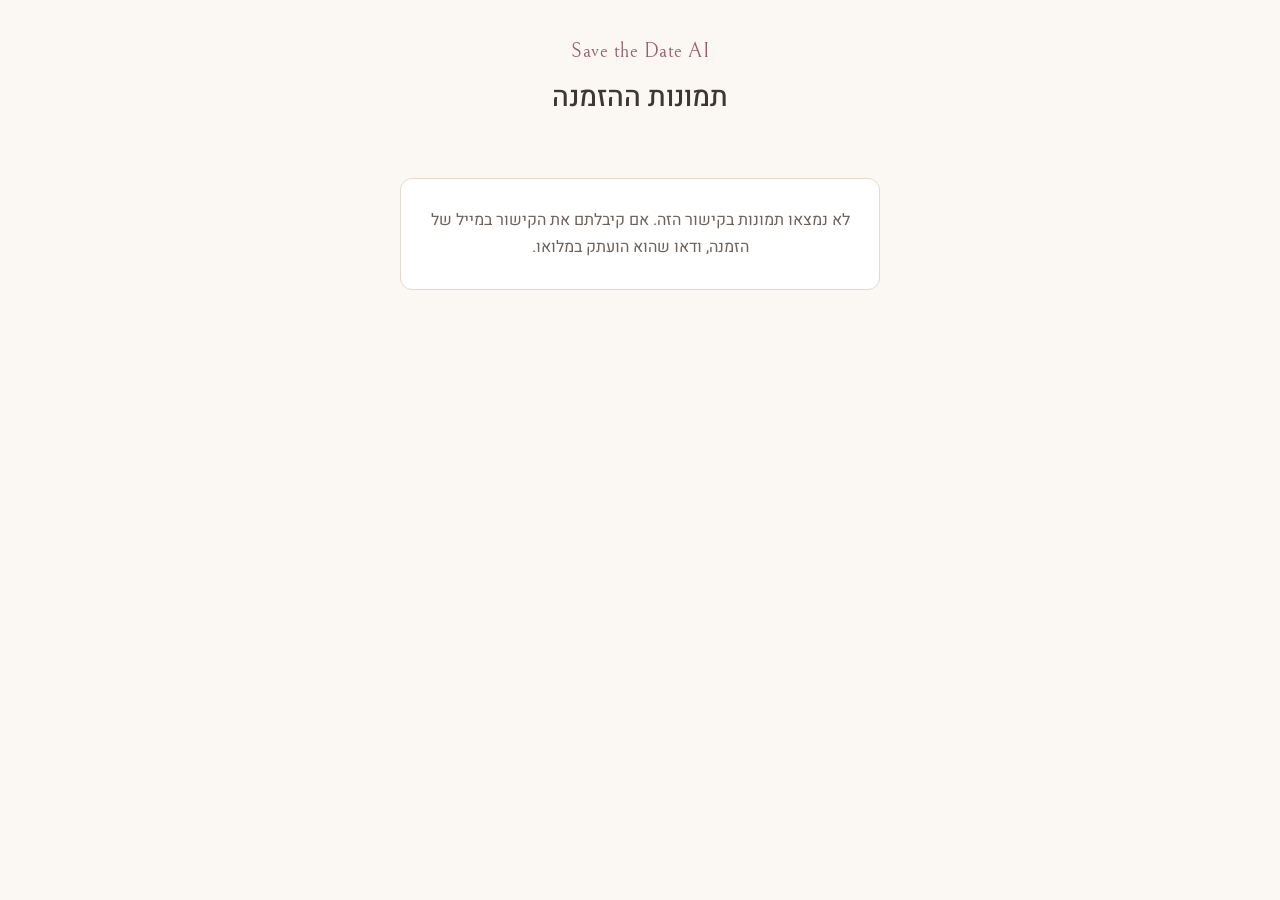
<file: photos.html>
<!DOCTYPE html>
<html lang="he" dir="rtl" style="color-scheme: only light;">
<head>
    <meta charset="UTF-8">
    <meta name="viewport" content="width=device-width, initial-scale=1.0">
    <meta name="robots" content="noindex">
    <meta name="color-scheme" content="only light">
    <!-- Microsoft Clarity -->
    <script type="text/javascript">
        (function(c,l,a,r,i,t,y){
            c[a]=c[a]||function(){(c[a].q=c[a].q||[]).push(arguments)};
            t=l.createElement(r);t.async=1;t.src="https://www.clarity.ms/tag/"+i;
            y=l.getElementsByTagName(r)[0];y.parentNode.insertBefore(t,y);
        })(window, document, "clarity", "script", "xqjvpewe1p");
    </script>
    <title>תמונות ההזמנה | Save the Date AI</title>
    <link rel="preconnect" href="https://fonts.googleapis.com">
    <link rel="preconnect" href="https://fonts.gstatic.com" crossorigin>
    <link href="https://fonts.googleapis.com/css2?family=Bellefair&family=Heebo:wght@300;400;500;700&display=swap" rel="stylesheet">
    <style>
        * { margin: 0; padding: 0; box-sizing: border-box; }
        body {
            font-family: 'Heebo', sans-serif;
            background: #fbf8f3;
            color: #3d3733;
            min-height: 100vh;
            padding: 40px 20px 60px;
        }
        .page-head {
            text-align: center;
            margin-bottom: 32px;
        }
        .brand {
            font-family: 'Bellefair', serif;
            font-size: 20px;
            color: #9b5e6a;
            letter-spacing: 0.5px;
            margin-bottom: 14px;
        }
        h1 {
            font-size: 28px;
            font-weight: 500;
            margin-bottom: 6px;
        }
        .photo-counter {
            font-size: 15px;
            color: #8a7f76;
        }
        .gallery {
            display: grid;
            grid-template-columns: repeat(auto-fill, minmax(160px, 1fr));
            gap: 14px;
            max-width: 960px;
            margin: 0 auto;
        }
        .gallery a {
            display: block;
            border-radius: 10px;
            overflow: hidden;
            background: #f1e8e0;
            border: 1px solid #e5d9cd;
            aspect-ratio: 3 / 4;
            transition: transform 0.15s ease, box-shadow 0.15s ease;
        }
        .gallery a:hover {
            transform: translateY(-2px);
            box-shadow: 0 6px 18px rgba(0, 0, 0, 0.10);
        }
        .gallery img {
            width: 100%;
            height: 100%;
            object-fit: cover;
            display: block;
        }
        .empty-msg {
            text-align: center;
            max-width: 480px;
            margin: 60px auto 0;
            font-size: 16px;
            line-height: 1.7;
            color: #6d6259;
            background: #fff;
            border: 1px solid #e5d9cd;
            border-radius: 12px;
            padding: 28px 24px;
        }
        .hint {
            text-align: center;
            font-size: 13px;
            color: #a99c91;
            margin-top: 26px;
        }
    </style>
</head>
<body>
    <div class="page-head">
        <div class="brand">Save the Date AI</div>
        <h1>תמונות ההזמנה</h1>
        <p class="photo-counter" id="photoCounter"></p>
    </div>
    <div class="gallery" id="gallery"></div>
    <p class="hint" id="hint" hidden>לחיצה על תמונה פותחת אותה בגודל מלא</p>

    <script>
    (function () {
        var CLOUD_BASE = 'https://res.cloudinary.com/lztw1wvc/image/upload/';
        // f_auto,q_auto is mandatory: it converts HEIC or any other format
        // to something the browser can actually display.
        var TRANSFORM = 'f_auto,q_auto/';

        var gallery = document.getElementById('gallery');
        var counter = document.getElementById('photoCounter');
        var hint    = document.getElementById('hint');

        function showEmpty(text) {
            var div = document.createElement('div');
            div.className = 'empty-msg';
            div.textContent = text;
            gallery.replaceWith(div);
        }

        // public_id may contain "/" (folders). Encode each segment,
        // keep the slashes as path separators.
        function encodePublicId(id) {
            return id.split('/').map(encodeURIComponent).join('/');
        }

        var params = new URLSearchParams(window.location.search);
        var raw = params.get('ids');
        if (!raw || !raw.trim()) {
            showEmpty('לא נמצאו תמונות בקישור הזה. אם קיבלתם את הקישור במייל של הזמנה, ודאו שהוא הועתק במלואו.');
            return;
        }

        var ids = raw.split(',')
            .map(function (s) { try { return decodeURIComponent(s.trim()); } catch (e) { return s.trim(); } })
            .filter(Boolean);

        if (ids.length === 0) {
            showEmpty('לא נמצאו תמונות בקישור הזה. אם קיבלתם את הקישור במייל של הזמנה, ודאו שהוא הועתק במלואו.');
            return;
        }

        counter.textContent = ids.length === 1 ? 'תמונה אחת' : ids.length + ' תמונות';
        hint.hidden = false;

        ids.forEach(function (id, i) {
            var encoded = encodePublicId(id);
            var fullUrl  = CLOUD_BASE + TRANSFORM + encoded;
            var thumbUrl = CLOUD_BASE + 'f_auto,q_auto,w_500,c_limit/' + encoded;

            var link = document.createElement('a');
            link.href = fullUrl;
            link.target = '_blank';
            link.rel = 'noopener';

            var img = document.createElement('img');
            img.src = thumbUrl;
            img.alt = 'תמונה ' + (i + 1);
            img.loading = 'lazy';
            img.onerror = function () {
                img.alt = 'התמונה לא נטענה';
                img.style.objectFit = 'contain';
            };

            link.appendChild(img);
            gallery.appendChild(link);
        });
    })();
    </script>
</body>
</html>
</file>
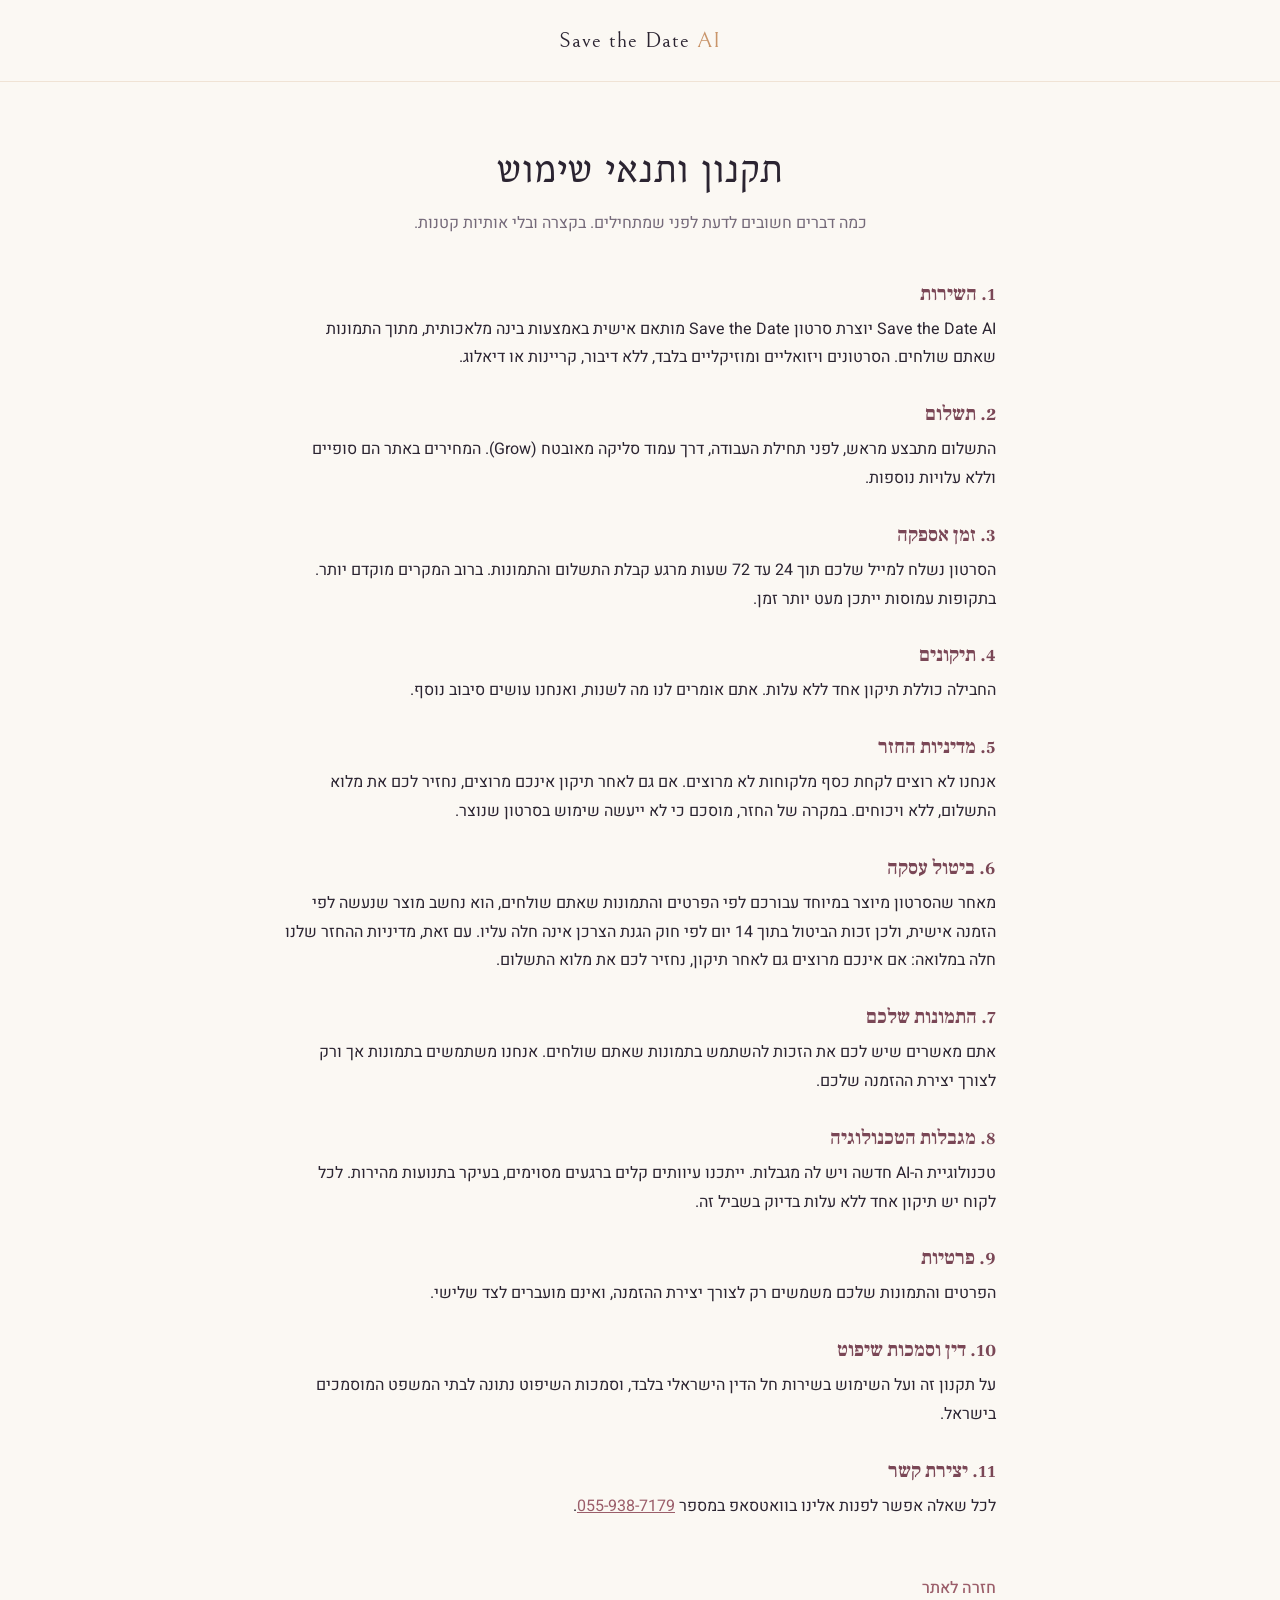
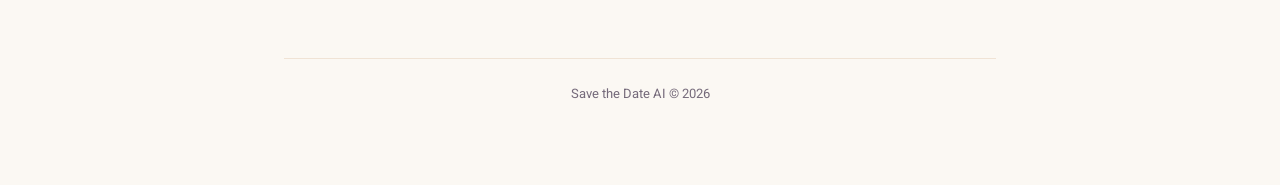
<file: terms.html>
<!DOCTYPE html>
<html lang="he" dir="rtl" style="color-scheme: only light; background: #fbf8f3;">
<head>
    <meta charset="UTF-8">
    <meta name="viewport" content="width=device-width, initial-scale=1.0">
    <meta name="color-scheme" content="only light">
    <style>:root{color-scheme:only light!important}html,body{background:#fbf8f3!important;color:#2b2431!important}</style>
    <!-- Microsoft Clarity -->
    <script type="text/javascript">
        (function(c,l,a,r,i,t,y){
            c[a]=c[a]||function(){(c[a].q=c[a].q||[]).push(arguments)};
            t=l.createElement(r);t.async=1;t.src="https://www.clarity.ms/tag/"+i;
            y=l.getElementsByTagName(r)[0];y.parentNode.insertBefore(t,y);
        })(window, document, "clarity", "script", "xqjvpewe1p");
    </script>
    <title>תקנון ותנאי שימוש | Save the Date AI</title>
    <meta name="description" content="תקנון ותנאי שימוש של Save the Date AI: השירות, תשלום, זמן אספקה, תיקונים, מדיניות החזר ופרטיות.">
    <link rel="icon" href="data:image/svg+xml,%3Csvg xmlns='http://www.w3.org/2000/svg' viewBox='0 0 18 18'%3E%3Cpath d='M9 1l2.2 5.8L17 9l-5.8 2.2L9 17l-2.2-5.8L1 9l5.8-2.2L9 1z' fill='%23c9956a'/%3E%3C/svg%3E">
    <link rel="preconnect" href="https://fonts.googleapis.com">
    <link rel="preconnect" href="https://fonts.gstatic.com" crossorigin>
    <link href="https://fonts.googleapis.com/css2?family=Bellefair&family=Frank+Ruhl+Libre:wght@400;500;700;900&family=Great+Vibes&family=Heebo:wght@300;400;500;700&display=swap" rel="stylesheet">
    <link rel="stylesheet" href="style.css?v=20260802a">
    <style>
        .terms-header {
            border-bottom: 1px solid var(--hairline-soft);
            padding: 22px 0;
            text-align: center;
        }
        .terms-header a.terms-logo {
            font-family: var(--font-display);
            font-size: 22px;
            letter-spacing: 1px;
            color: var(--ink);
            text-decoration: none;
        }
        .terms-header a.terms-logo span { color: var(--gold); }

        .terms-main {
            max-width: 760px;
            margin: 0 auto;
            padding: 56px 24px 80px;
        }
        .terms-main h1 {
            font-family: var(--font-display);
            font-weight: 400;
            font-size: clamp(32px, 5vw, 48px);
            color: var(--ink);
            text-align: center;
            margin-bottom: 12px;
        }
        .terms-intro {
            text-align: center;
            color: var(--ink-soft);
            margin-bottom: 44px;
        }
        .terms-section { margin-bottom: 30px; }
        .terms-section h2 {
            font-family: var(--font-serif);
            font-weight: 700;
            font-size: 20px;
            color: var(--rose-deep);
            margin-bottom: 8px;
        }
        .terms-section p {
            color: var(--ink);
            font-size: 16px;
            line-height: 1.8;
        }
        .terms-section a { color: var(--rose); }
        .terms-back {
            display: inline-block;
            margin-top: 24px;
            color: var(--rose);
            font-weight: 500;
            text-decoration: none;
        }
        .terms-back:hover { color: var(--rose-deep); text-decoration: underline; }
        .terms-foot {
            text-align: center;
            color: var(--ink-soft);
            font-size: 13px;
            margin-top: 56px;
            padding-top: 24px;
            border-top: 1px solid var(--hairline-soft);
        }
    </style>
</head>
<body>

    <header class="terms-header">
        <a href="index.html" class="terms-logo">Save the Date <span>AI</span></a>
    </header>

    <main class="terms-main">
        <h1>תקנון ותנאי שימוש</h1>
        <p class="terms-intro">כמה דברים חשובים לדעת לפני שמתחילים. בקצרה ובלי אותיות קטנות.</p>

        <section class="terms-section">
            <h2>1. השירות</h2>
            <p>Save the Date AI יוצרת סרטון Save the Date מותאם אישית באמצעות בינה מלאכותית, מתוך התמונות שאתם שולחים. הסרטונים ויזואליים ומוזיקליים בלבד, ללא דיבור, קריינות או דיאלוג.</p>
        </section>

        <section class="terms-section">
            <h2>2. תשלום</h2>
            <p>התשלום מתבצע מראש, לפני תחילת העבודה, דרך עמוד סליקה מאובטח (Grow). המחירים באתר הם סופיים וללא עלויות נוספות.</p>
        </section>

        <section class="terms-section">
            <h2>3. זמן אספקה</h2>
            <p>הסרטון נשלח למייל שלכם תוך 24 עד 72 שעות מרגע קבלת התשלום והתמונות. ברוב המקרים מוקדם יותר. בתקופות עמוסות ייתכן מעט יותר זמן.</p>
        </section>

        <section class="terms-section">
            <h2>4. תיקונים</h2>
            <p>החבילה כוללת תיקון אחד ללא עלות. אתם אומרים לנו מה לשנות, ואנחנו עושים סיבוב נוסף.</p>
        </section>

        <section class="terms-section">
            <h2>5. מדיניות החזר</h2>
            <p>אנחנו לא רוצים לקחת כסף מלקוחות לא מרוצים. אם גם לאחר תיקון אינכם מרוצים, נחזיר לכם את מלוא התשלום, ללא ויכוחים. במקרה של החזר, מוסכם כי לא ייעשה שימוש בסרטון שנוצר.</p>
        </section>

        <section class="terms-section">
            <h2>6. ביטול עסקה</h2>
            <p>מאחר שהסרטון מיוצר במיוחד עבורכם לפי הפרטים והתמונות שאתם שולחים, הוא נחשב מוצר שנעשה לפי הזמנה אישית, ולכן זכות הביטול בתוך 14 יום לפי חוק הגנת הצרכן אינה חלה עליו. עם זאת, מדיניות ההחזר שלנו חלה במלואה: אם אינכם מרוצים גם לאחר תיקון, נחזיר לכם את מלוא התשלום.</p>
        </section>

        <section class="terms-section">
            <h2>7. התמונות שלכם</h2>
            <p>אתם מאשרים שיש לכם את הזכות להשתמש בתמונות שאתם שולחים. אנחנו משתמשים בתמונות אך ורק לצורך יצירת ההזמנה שלכם.</p>
        </section>

        <section class="terms-section">
            <h2>8. מגבלות הטכנולוגיה</h2>
            <p>טכנולוגיית ה-AI חדשה ויש לה מגבלות. ייתכנו עיוותים קלים ברגעים מסוימים, בעיקר בתנועות מהירות. לכל לקוח יש תיקון אחד ללא עלות בדיוק בשביל זה.</p>
        </section>

        <section class="terms-section">
            <h2>9. פרטיות</h2>
            <p>הפרטים והתמונות שלכם משמשים רק לצורך יצירת ההזמנה, ואינם מועברים לצד שלישי.</p>
        </section>

        <section class="terms-section">
            <h2>10. דין וסמכות שיפוט</h2>
            <p>על תקנון זה ועל השימוש בשירות חל הדין הישראלי בלבד, וסמכות השיפוט נתונה לבתי המשפט המוסמכים בישראל.</p>
        </section>

        <section class="terms-section">
            <h2>11. יצירת קשר</h2>
            <p>לכל שאלה אפשר לפנות אלינו בוואטסאפ במספר <a href="https://wa.me/972559387179" target="_blank" rel="noopener">055-938-7179</a>.</p>
        </section>

        <a href="index.html" class="terms-back">חזרה לאתר</a>

        <p class="terms-foot">Save the Date AI &copy; 2026</p>
    </main>

</body>
</html>
</file>
<file: style.css>
/* =====================================================
   SAVE THE DATE AI — "The Invitation Suite"
   Luxury wedding invitation aesthetic:
   ivory paper, Bellefair Hebrew display, gold script,
   hairline rules, arch (chuppah) photo masks.
===================================================== */

*, *::before, *::after {
    box-sizing: border-box;
    margin: 0;
    padding: 0;
}

:root {
    color-scheme: only light;

    /* Paper & ink */
    --ivory:      #fbf8f3;
    --paper:      #ffffff;
    --blush:      #f7eef0;
    --blush-deep: #f1e2e5;
    --ink:        #2b2431;
    --ink-soft:   #756a7a;

    /* Accents */
    --rose:       #9b5e6a;
    --rose-deep:  #7a4756;
    --gold:       #c9956a;
    --gold-deep:  #b07f54;

    /* Hairlines */
    --hairline:      rgba(201, 149, 106, 0.38);
    --hairline-soft: rgba(201, 149, 106, 0.22);

    /* Semantic (photo guide) */
    --good: #5c8b5e;
    --bad:  #b5544d;

    /* Type */
    --font-display: 'Bellefair', 'Frank Ruhl Libre', serif;
    --font-serif:   'Frank Ruhl Libre', serif;
    --font-script:  'Great Vibes', cursive;
    --font-sans:    'Heebo', sans-serif;

    --radius:    20px;
    --radius-sm: 12px;
    --radius-xs: 8px;

    --shadow-sm:   0 2px 14px rgba(43, 36, 49, 0.06);
    --shadow:      0 10px 40px rgba(43, 36, 49, 0.09);
    --shadow-lg:   0 24px 70px rgba(43, 36, 49, 0.14);
    --shadow-rose: 0 10px 32px rgba(155, 94, 106, 0.30);

    --pad: 130px;
    --max-w: 1140px;

    --transition: 0.3s cubic-bezier(0.25, 0.46, 0.45, 0.94);
}

html { scroll-behavior: smooth; }

body {
    font-family: var(--font-sans);
    background: var(--ivory);
    color: var(--ink);
    direction: rtl;
    line-height: 1.7;
    font-size: 16px;
    overflow-x: hidden;
}

h1, h2, h3, h4 { font-family: var(--font-serif); line-height: 1.25; }

img, video { max-width: 100%; }

.container {
    max-width: var(--max-w);
    margin: 0 auto;
    padding: 0 32px;
}

/* =====================================================
   SHARED: eyebrow, section header, ornament divider, buttons
===================================================== */
.eyebrow {
    display: inline-block;
    font-family: var(--font-sans);
    font-size: 12px;
    font-weight: 600;
    letter-spacing: 4px;
    color: var(--gold-deep);
    margin-bottom: 18px;
}

.section-header { text-align: center; margin-bottom: 72px; }

.section-title {
    font-family: var(--font-display);
    font-weight: 400;
    font-size: clamp(40px, 5.5vw, 64px);
    line-height: 1.12;
    color: var(--ink);
}

.section-subtitle {
    font-size: 17px;
    color: var(--ink-soft);
    max-width: 480px;
    margin: 16px auto 0;
}

.ornament-divider {
    display: flex;
    align-items: center;
    justify-content: center;
    gap: 14px;
    margin-top: 26px;
}

.orn-line {
    display: block;
    width: 64px;
    height: 1px;
    background: var(--hairline);
}

.btn-primary {
    display: inline-flex;
    align-items: center;
    justify-content: center;
    gap: 10px;
    background: var(--rose);
    color: #fff;
    text-decoration: none;
    border: none;
    padding: 17px 48px;
    border-radius: 100px;
    font-family: var(--font-sans);
    font-size: 17px;
    font-weight: 600;
    cursor: pointer;
    box-shadow: var(--shadow-rose);
    transition: background var(--transition), transform var(--transition), box-shadow var(--transition);
}

.btn-primary:hover {
    background: var(--rose-deep);
    transform: translateY(-2px);
    box-shadow: 0 16px 44px rgba(155, 94, 106, 0.42);
}

.btn-ghost {
    display: inline-flex;
    align-items: center;
    justify-content: center;
    gap: 8px;
    background: transparent;
    color: var(--ink);
    text-decoration: none;
    padding: 16px 40px;
    border-radius: 100px;
    border: 1px solid var(--hairline);
    font-size: 16px;
    font-weight: 500;
    transition: color var(--transition), border-color var(--transition), transform var(--transition), background var(--transition);
}

.btn-ghost:hover {
    color: var(--rose);
    border-color: var(--rose);
    background: rgba(155, 94, 106, 0.05);
    transform: translateY(-2px);
}

/* =====================================================
   NAVBAR
===================================================== */
.navbar {
    position: fixed;
    inset: 0 0 auto 0;
    z-index: 100;
    padding: 24px 0;
    transition: background var(--transition), padding var(--transition), box-shadow var(--transition), border-color var(--transition);
    border-bottom: 1px solid transparent;
}

.navbar.scrolled {
    background: rgba(251, 248, 243, 0.92);
    backdrop-filter: blur(16px);
    -webkit-backdrop-filter: blur(16px);
    border-bottom-color: var(--hairline-soft);
    box-shadow: 0 1px 24px rgba(43, 36, 49, 0.05);
    padding: 14px 0;
}

.nav-container {
    max-width: var(--max-w);
    margin: 0 auto;
    padding: 0 28px;
    display: flex;
    align-items: center;
    justify-content: space-between;
}

.logo-text {
    font-family: var(--font-display);
    font-size: 23px;
    color: var(--ink);
    letter-spacing: 0.5px;
}

.logo-ai { color: var(--gold-deep); }

.nav-actions { display: flex; align-items: center; gap: 12px; }

.nav-contact-btn {
    background: transparent;
    border: 1px solid var(--hairline);
    color: var(--ink);
    padding: 9px 22px;
    border-radius: 100px;
    font-family: var(--font-sans);
    font-size: 14px;
    font-weight: 500;
    cursor: pointer;
    transition: all var(--transition);
}

.nav-contact-btn:hover {
    border-color: var(--rose);
    color: var(--rose);
    background: rgba(155, 94, 106, 0.06);
}

.nav-cta {
    background: var(--rose);
    color: #fff;
    text-decoration: none;
    padding: 11px 26px;
    border-radius: 100px;
    font-size: 15px;
    font-weight: 600;
    box-shadow: var(--shadow-rose);
    transition: background var(--transition), transform var(--transition), box-shadow var(--transition);
}

.nav-cta:hover {
    background: var(--rose-deep);
    transform: translateY(-1px);
}

/* WhatsApp — quiet trust icon (navbar + footer), no green, no animation */
.whatsapp-link {
    display: inline-flex;
    align-items: center;
    justify-content: center;
    padding: 4px;
    color: var(--ink-soft);
    border-radius: 50%;
    transition: color var(--transition);
}

.whatsapp-link svg { display: block; }

.whatsapp-link:hover { color: var(--rose); }

.whatsapp-link:focus-visible {
    outline: 2px solid var(--rose);
    outline-offset: 2px;
}

.footer-whatsapp { color: rgba(255, 255, 255, 0.55); }

.footer-whatsapp:hover { color: var(--gold); }

.footer-whatsapp:focus-visible { outline-color: var(--gold); }

.footer-whatsapp-row { margin-top: 20px; display: flex; justify-content: center; }

/* =====================================================
   HERO — editorial split, arch photo, giant script
===================================================== */
.hero {
    position: relative;
    min-height: 100vh;
    display: flex;
    align-items: center;
    padding: 140px 0 90px;
    background:
        radial-gradient(ellipse 60% 55% at 12% 20%, rgba(247, 238, 240, 0.9) 0%, rgba(247, 238, 240, 0) 70%),
        radial-gradient(ellipse 45% 45% at 88% 85%, rgba(237, 223, 200, 0.5) 0%, rgba(237, 223, 200, 0) 70%),
        var(--ivory);
    overflow: hidden;
}

.hero-ornament {
    position: absolute;
    left: -4vw;
    top: 4vh;
    font-family: var(--font-display);
    font-size: clamp(300px, 42vw, 640px);
    line-height: 1;
    color: rgba(201, 149, 106, 0.09);
    pointer-events: none;
    user-select: none;
    z-index: 0;
    will-change: transform;
}

.hero-inner {
    position: relative;
    z-index: 2;
    max-width: var(--max-w);
    margin: 0 auto;
    padding: 0 32px;
    display: grid;
    grid-template-columns: 1.08fr 0.92fr;
    align-items: center;
    gap: 56px;
    width: 100%;
}

.hero-copy { text-align: right; }

.hero-eyebrow { letter-spacing: 5px; }

.hero-title { margin-bottom: 26px; }

.hero-line {
    display: block;
    font-family: var(--font-display);
    font-weight: 400;
    font-size: clamp(40px, 5.4vw, 74px);
    line-height: 1.12;
    color: var(--ink);
}

.hero-line .w { display: inline-block; }

.hero-script {
    display: block;
    font-family: var(--font-script);
    font-weight: 400;
    font-size: clamp(54px, 6.6vw, 96px);
    line-height: 1.1;
    color: var(--gold);
    margin-top: 4px;
    padding-left: 0.15em; /* keep the final flourish inside the box */
    text-align: right;
    white-space: nowrap;
}

.hero-subtitle {
    font-size: 18px;
    font-weight: 300;
    color: var(--ink-soft);
    max-width: 460px;
    margin-bottom: 38px;
    line-height: 1.8;
}

.hero-ctas {
    display: flex;
    align-items: center;
    gap: 16px;
    flex-wrap: wrap;
    margin-bottom: 36px;
}

.hero-proof {
    list-style: none;
    display: flex;
    align-items: center;
    flex-wrap: wrap;
    gap: 10px 0;
    font-size: 13.5px;
    color: var(--ink-soft);
}

.hero-proof li { display: flex; align-items: center; }

.hero-proof li + li::before {
    content: '';
    display: inline-block;
    width: 5px;
    height: 5px;
    background: var(--gold);
    transform: rotate(45deg);
    margin: 0 16px;
    flex-shrink: 0;
}

/* Arch photo — the signature */
.hero-visual {
    position: relative;
    justify-self: start;
}

.arch-frame {
    position: relative;
    width: min(400px, 100%);
    aspect-ratio: 4 / 5.3;
    border-radius: 999px 999px 20px 20px;
    overflow: hidden;
    box-shadow: var(--shadow-lg);
    background: var(--blush-deep);
}

.arch-frame img {
    width: 100%;
    height: 100%;
    object-fit: cover;
    display: block;
    transform: scale(1.12);
    will-change: transform;
}

/* offset hairline echo of the arch */
.hero-visual::before {
    content: '';
    position: absolute;
    inset: -16px 18px 16px -18px;
    border: 1px solid var(--hairline);
    border-radius: 999px 999px 20px 20px;
    pointer-events: none;
    z-index: -1;
}

.hero-scroll {
    position: absolute;
    bottom: 30px;
    left: 50%;
    transform: translateX(-50%);
    z-index: 2;
    display: flex;
    flex-direction: column;
    align-items: center;
    gap: 6px;
    color: var(--ink-soft);
    font-size: 11px;
    letter-spacing: 3px;
    animation: scrollBounce 2.6s ease-in-out infinite;
}

@keyframes scrollBounce {
    0%, 100% { transform: translateX(-50%) translateY(0); }
    50%      { transform: translateX(-50%) translateY(8px); }
}

/* =====================================================
   HOW IT WORKS — hairline timeline
===================================================== */
.how-it-works {
    padding: var(--pad) 0;
    background: var(--paper);
    border-top: 1px solid var(--hairline-soft);
    border-bottom: 1px solid var(--hairline-soft);
}

.journey {
    position: relative;
    max-width: 1020px;
    margin: 0 auto;
}

.journey-line {
    position: absolute;
    top: 7px;
    right: 0;
    left: 0;
    height: 1px;
    background: var(--hairline);
    transform-origin: 100% 50%;
}

.journey-steps {
    list-style: none;
    display: grid;
    grid-template-columns: repeat(4, 1fr);
    gap: 40px;
}

.journey-step {
    position: relative;
    padding-top: 40px;
    text-align: right;
}

.journey-dot {
    position: absolute;
    top: 0;
    right: 0;
    width: 15px;
    height: 15px;
    border-radius: 50%;
    background: var(--gold);
    border: 4px solid var(--paper);
    box-shadow: 0 0 0 1px var(--hairline);
}

.journey-num {
    display: block;
    font-family: var(--font-display);
    font-size: 62px;
    line-height: 1;
    color: rgba(155, 94, 106, 0.20);
    margin-bottom: 10px;
}

.journey-title {
    font-family: var(--font-serif);
    font-size: 20px;
    font-weight: 700;
    color: var(--ink);
    margin-bottom: 8px;
}

.journey-text {
    font-size: 14.5px;
    color: var(--ink-soft);
    line-height: 1.65;
}

.journey-cta {
    text-align: center;
    margin-top: 72px;
}

/* =====================================================
   PORTFOLIO CAROUSEL — gallery of invitations
===================================================== */
.examples {
    position: relative;
    padding: var(--pad) 0;
    background: linear-gradient(180deg, var(--blush) 0%, var(--ivory) 100%);
    overflow: hidden;
}

.carousel-wrapper { position: relative; }

/* RTL quirk: track must run LTR so translateX(-i*100%) works */
.carousel-container {
    overflow: hidden;
    direction: ltr;
}

.carousel-track {
    display: flex;
    transition: transform 0.6s cubic-bezier(0.33, 1, 0.42, 1);
    will-change: transform;
}

.carousel-slide {
    min-width: 100%;
    direction: rtl;
    display: flex;
    align-items: flex-start;
    justify-content: center;
    padding: 14px 84px 0;
    min-height: 300px;
}

.portfolio-piece {
    text-align: center;
    max-width: 100%;
}

.video-card {
    position: relative;
    overflow: hidden;
    background: #171219;
    margin: 0 auto;
    box-shadow: var(--shadow-lg);
    cursor: pointer;
    border: 1px solid rgba(201, 149, 106, 0.55);
    border-radius: var(--radius);
    max-height: 66vh;
    max-width: min(480px, 85vw);
    width: 100%;
}

/* portrait videos: rectangular, native 9:16, no mask (videos must not look cropped) */
.video-card.portrait {
    aspect-ratio: 9 / 16;
    max-width: min(330px, 62vw);
    border-radius: var(--radius);
}

.video-card.landscape {
    aspect-ratio: 16 / 9;
    max-width: min(640px, 85vw);
    border-radius: var(--radius);
}

/* inner hairline ring, like an invitation mat */
.video-card::after {
    content: '';
    position: absolute;
    inset: 9px;
    border: 1px solid rgba(255, 255, 255, 0.35);
    border-radius: 12px;
    pointer-events: none;
    z-index: 2;
    transition: opacity var(--transition);
}

.video-card.playing::after { opacity: 0; }

.video-card video {
    display: block;
    width: 100%;
    height: 100%;
    object-fit: contain;
}

.video-overlay {
    position: absolute;
    inset: 0;
    z-index: 3;
    display: flex;
    align-items: center;
    justify-content: center;
    background: rgba(23, 18, 25, 0.18);
    transition: background var(--transition);
}

.video-card.playing .video-overlay { background: transparent; pointer-events: none; }
.video-card.playing .play-btn { opacity: 0; }

.play-btn {
    background: none;
    border: none;
    cursor: pointer;
    transition: transform 0.25s, opacity 0.25s;
    filter: drop-shadow(0 6px 22px rgba(0, 0, 0, 0.35));
    opacity: 1; /* always visible — hover-reveal is invisible on touch */
}

.play-btn:hover { transform: scale(1.08); }

/* gallery placard below the frame */
.video-caption {
    margin-top: 24px;
    display: flex;
    flex-direction: column;
    align-items: center;
    gap: 9px;
}

.video-couple-name {
    font-family: var(--font-display);
    font-size: 31px;
    line-height: 1.1;
    color: var(--ink);
}

/* Tier toggle: segmented control, VIP gets the gold treatment */
.tier-toggle {
    display: flex;
    justify-content: center;
    width: max-content;
    margin: 0 auto 48px;
    padding: 5px;
    background: rgba(255, 255, 255, 0.8);
    border: 1px solid var(--hairline);
    border-radius: 100px;
    box-shadow: var(--shadow-sm);
    backdrop-filter: blur(8px);
}

.tier-toggle-btn {
    font-family: var(--font-sans);
    font-size: 13px;
    font-weight: 600;
    letter-spacing: 2.5px;
    line-height: 1.7;
    padding: 9px 38px;
    border: none;
    border-radius: 100px;
    background: transparent;
    color: var(--ink-soft);
    cursor: pointer;
    transition: background var(--transition), color var(--transition), box-shadow var(--transition);
}

.tier-toggle-btn.vip { text-transform: uppercase; }

.tier-toggle-btn:hover { color: var(--ink); }

.tier-toggle-btn.active.vip {
    background: linear-gradient(135deg, var(--gold) 0%, var(--gold-deep) 100%);
    color: #fff;
    box-shadow: 0 4px 14px rgba(201, 149, 106, 0.35);
}

.tier-toggle-btn.active.regular {
    background: var(--rose);
    color: #fff;
    box-shadow: var(--shadow-rose);
}

/* slides outside the active tier leave the flex flow entirely */
.carousel-slide.slide-hidden { display: none; }

/* clean cut (no slide animation) when switching tiers */
.carousel-track.no-transition { transition: none; }

/* Carousel nav — prev sits right and points right (outward), RTL */
.carousel-btn {
    position: absolute;
    top: 42%;
    transform: translateY(-50%);
    background: rgba(255, 255, 255, 0.9);
    backdrop-filter: blur(10px);
    border: 1px solid var(--hairline);
    border-radius: 50%;
    width: 54px;
    height: 54px;
    display: flex;
    align-items: center;
    justify-content: center;
    cursor: pointer;
    box-shadow: var(--shadow-sm);
    transition: background var(--transition), color var(--transition), transform var(--transition), border-color var(--transition);
    z-index: 10;
    color: var(--ink);
}

.carousel-btn:hover {
    background: var(--rose);
    border-color: var(--rose);
    color: #fff;
    transform: translateY(-50%) scale(1.06);
    box-shadow: var(--shadow-rose);
}

.carousel-btn-prev { right: 8px; }
.carousel-btn-next { left: 8px; }

.carousel-dots {
    display: flex;
    justify-content: center;
    gap: 9px;
    margin-top: 34px;
}

.dot {
    width: 7px;
    height: 7px;
    border-radius: 4px;
    border: 1px solid var(--gold-deep);
    background: transparent;
    cursor: pointer;
    padding: 0;
    transition: background var(--transition), width var(--transition);
}

.dot.active { background: var(--gold-deep); width: 28px; }

/* =====================================================
   TESTIMONIALS — skeleton, hidden until real quotes exist
   (section carries the `hidden` attribute in index.html;
   this guard makes sure no other rule can reveal it)
===================================================== */
.testimonials[hidden] { display: none !important; }

.testimonials {
    padding: var(--pad) 0;
    background: var(--ivory);
}

.testimonial-cards {
    display: grid;
    grid-template-columns: repeat(auto-fit, minmax(240px, 1fr));
    gap: 28px;
    max-width: 980px;
    margin: 0 auto;
}

.testimonial-card {
    position: relative;
    background: var(--paper);
    border: 1px solid var(--hairline);
    border-radius: var(--radius);
    padding: 44px 30px 32px;
    text-align: center;
    box-shadow: var(--shadow-sm);
}

/* inner hairline mat, like the pricing cards */
.testimonial-card::before {
    content: '';
    position: absolute;
    inset: 8px;
    border: 1px solid var(--hairline-soft);
    border-radius: 13px;
    pointer-events: none;
}

.testimonial-accent {
    display: flex;
    justify-content: center;
    margin-bottom: 16px;
}

.testimonial-quote {
    font-family: var(--font-serif);
    font-size: 17px;
    line-height: 1.7;
    color: var(--ink);
    margin-bottom: 18px;
}

.testimonial-couple {
    font-family: var(--font-sans);
    font-size: 14px;
    letter-spacing: 0.04em;
    color: var(--ink-soft);
}

/* =====================================================
   ORDER SECTION
===================================================== */
.order-section {
    padding: var(--pad) 0;
    background: var(--ivory);
}

.order-wrapper {
    max-width: 760px;
    margin: 0 auto;
}

/* ---------- Photo guide ---------- */
.photo-guide {
    background: var(--paper);
    border: 1px solid var(--hairline-soft);
    border-radius: var(--radius);
    padding: 44px 40px 36px;
    box-shadow: var(--shadow-sm);
    margin-bottom: 64px;
}

.guide-head {
    text-align: center;
    margin-bottom: 34px;
    padding-bottom: 28px;
    border-bottom: 1px solid var(--hairline-soft);
}

.guide-title {
    font-family: var(--font-display);
    font-weight: 400;
    font-size: 31px;
    color: var(--ink);
    margin-bottom: 8px;
}

.guide-sub {
    font-size: 14.5px;
    color: var(--ink-soft);
    max-width: 420px;
    margin: 0 auto;
}

.photo-examples { margin-bottom: 30px; }

.examples-title {
    font-family: var(--font-sans);
    font-size: 14px;
    font-weight: 700;
    letter-spacing: 1.5px;
    margin-bottom: 6px;
}

.mark-good, .examples-good-title { color: var(--good); }
.mark-bad,  .examples-bad-title  { color: var(--bad); }

.examples-sheet-caption {
    font-size: 13.5px;
    color: var(--ink-soft);
    margin-bottom: 16px;
}

.examples-bad-title { margin-bottom: 16px; }

.examples-col {
    display: flex;
    flex-direction: row;
    gap: 12px;
}

.example-item {
    flex: 1;
    display: flex;
    flex-direction: column;
    align-items: center;
    gap: 7px;
}

.example-img-wrap {
    width: 100%;
    aspect-ratio: 3 / 4;
    border-radius: var(--radius-sm);
    overflow: hidden;
    position: relative;
    background: var(--blush);
}

.example-img-wrap.sheet-wrap { aspect-ratio: 3 / 2; }

.example-img-wrap img {
    width: 100%;
    height: 100%;
    object-fit: cover;
    display: block;
}

.example-badge {
    position: absolute;
    top: 8px;
    right: 8px;
    border-radius: 50%;
    box-shadow: 0 2px 8px rgba(0, 0, 0, 0.22);
    line-height: 0;
}

.example-label {
    font-size: 12px;
    color: var(--ink-soft);
    text-align: center;
    line-height: 1.4;
}

.example-item.good .example-img-wrap { border: 1px solid rgba(92, 139, 94, 0.45); }
.example-item.bad  .example-img-wrap { border: 1px solid rgba(181, 84, 77, 0.40); }

.photo-tips-strip {
    border-top: 1px solid var(--hairline-soft);
    padding-top: 28px;
    display: grid;
    grid-template-columns: 1fr auto 1fr;
    gap: 28px;
    align-items: start;
}

.tips-divider {
    width: 1px;
    background: var(--hairline-soft);
    align-self: stretch;
}

.tips-col-title {
    display: block;
    font-size: 13px;
    font-weight: 700;
    letter-spacing: 2px;
    margin-bottom: 14px;
}

.tips-col-good { color: var(--good); }
.tips-col-bad  { color: var(--bad); }

.tips-list {
    list-style: none;
    display: flex;
    flex-direction: column;
    gap: 11px;
}

.tips-list li {
    display: flex;
    align-items: flex-start;
    gap: 10px;
    font-size: 14px;
    color: var(--ink-soft);
    line-height: 1.5;
}

.tip-check { color: var(--good); font-weight: 700; flex-shrink: 0; font-size: 14px; }
.tip-x     { color: var(--bad);  font-weight: 700; flex-shrink: 0; font-size: 14px; }

/* ---------- Form ---------- */
.order-form {
    display: flex;
    flex-direction: column;
    gap: 36px;
}

.form-grid {
    display: grid;
    grid-template-columns: 1fr 1fr;
    gap: 20px;
}

.form-group {
    display: flex;
    flex-direction: column;
    gap: 9px;
}

.form-group label {
    font-weight: 600;
    font-size: 15px;
    color: var(--ink);
}

.field-hint-inline {
    font-weight: 400;
    font-size: 13px;
    color: var(--ink-soft);
}

.required { color: var(--rose); }

.field-hint {
    font-size: 13px;
    color: var(--ink-soft);
    font-style: italic;
}

input[type="text"],
input[type="email"],
input[type="date"],
input[type="tel"],
textarea {
    width: 100%;
    padding: 14px 18px;
    border: 1px solid var(--hairline);
    border-radius: var(--radius-sm);
    font-family: var(--font-sans);
    font-size: 15px;
    color: var(--ink);
    background: var(--paper);
    transition: border-color var(--transition), box-shadow var(--transition);
    direction: rtl;
}

input[type="text"]:focus,
input[type="email"]:focus,
input[type="date"]:focus,
input[type="tel"]:focus,
textarea:focus {
    outline: none;
    border-color: var(--rose);
    box-shadow: 0 0 0 3px rgba(155, 94, 106, 0.10);
}

input[type="text"]:hover:not(:focus),
input[type="email"]:hover:not(:focus),
input[type="date"]:hover:not(:focus),
input[type="tel"]:hover:not(:focus),
textarea:hover:not(:focus) {
    border-color: var(--gold);
}

input:disabled, textarea:disabled {
    opacity: 0.45;
    cursor: not-allowed;
}

textarea { resize: vertical; min-height: 96px; }

/* Radio + Checkbox */
.radio-group { display: flex; flex-direction: column; gap: 12px; }

.radio-label,
.checkbox-label {
    display: flex;
    align-items: center;
    gap: 12px;
    cursor: pointer;
    font-size: 15px;
    color: var(--ink);
    user-select: none;
    transition: color var(--transition);
}

.radio-label:hover,
.checkbox-label:hover { color: var(--rose); }

.radio-label input[type="radio"],
.checkbox-label input[type="checkbox"] { display: none; }

.radio-custom,
.checkbox-custom {
    width: 22px;
    height: 22px;
    border: 1.5px solid var(--hairline);
    border-radius: 50%;
    flex-shrink: 0;
    transition: border-color 0.25s, background 0.25s, box-shadow 0.25s;
    position: relative;
    background: var(--paper);
}

.checkbox-custom { border-radius: 7px; }

.radio-label input:checked + .radio-custom,
.checkbox-label input:checked + .checkbox-custom {
    border-color: var(--rose);
    background: var(--rose);
    box-shadow: 0 2px 8px rgba(155, 94, 106, 0.3);
}

.radio-label input:checked + .radio-custom::after {
    content: '';
    position: absolute;
    inset: 50% auto auto 50%;
    transform: translate(-50%, -50%);
    width: 8px;
    height: 8px;
    border-radius: 50%;
    background: #fff;
}

.checkbox-label input:checked + .checkbox-custom::after {
    content: '✓';
    position: absolute;
    inset: 50% auto auto 50%;
    transform: translate(-50%, -50%);
    color: #fff;
    font-size: 12px;
    font-weight: 700;
}

.checkbox-option { margin-bottom: 8px; }

/* Style "other" text field */
.style-other-wrap {
    max-height: 0;
    overflow: hidden;
    transition: max-height 0.35s ease, opacity 0.35s ease, margin 0.35s ease;
    opacity: 0;
    margin-top: 0;
}

.style-other-wrap.open {
    max-height: 80px;
    opacity: 1;
    margin-top: 12px;
}

/* File Upload with Thumbnails */
.file-upload-area {
    border: 1px dashed var(--gold);
    border-radius: var(--radius);
    padding: 36px 24px;
    text-align: center;
    cursor: pointer;
    transition: border-color var(--transition), background var(--transition);
    background: rgba(255, 255, 255, 0.65);
    position: relative;
    min-height: 140px;
}

.file-upload-area:hover,
.file-upload-area.drag-over {
    border-color: var(--rose);
    background: var(--blush);
}

.file-upload-area input[type="file"] {
    position: absolute;
    inset: 0;
    opacity: 0;
    cursor: pointer;
    width: 100%;
    height: 100%;
    padding: 0;
    border: none;
    background: none;
    z-index: 2;
}

.file-upload-content p {
    font-size: 15px;
    font-weight: 500;
    color: var(--ink);
    margin: 12px 0 6px;
}

.file-upload-content span { font-size: 13px; color: var(--ink-soft); }

.thumbs-grid {
    display: flex;
    flex-wrap: wrap;
    gap: 10px;
    justify-content: center;
    position: relative;
    z-index: 3;
    pointer-events: auto;
}

.thumb {
    position: relative;
    width: 72px;
    height: 72px;
    border-radius: var(--radius-xs);
    overflow: visible;
    flex-shrink: 0;
}

.thumb img {
    width: 72px;
    height: 72px;
    object-fit: cover;
    border-radius: var(--radius-xs);
    display: block;
    border: 1px solid var(--hairline);
    box-shadow: var(--shadow-sm);
}

.thumb-remove {
    position: absolute;
    top: -8px;
    right: -8px;
    width: 22px;
    height: 22px;
    border-radius: 50%;
    background: var(--rose);
    color: #fff;
    border: 2px solid #fff;
    font-size: 13px;
    line-height: 1;
    cursor: pointer;
    display: flex;
    align-items: center;
    justify-content: center;
    box-shadow: 0 2px 8px rgba(0, 0, 0, 0.2);
    transition: background var(--transition), transform var(--transition);
    z-index: 10;
    font-weight: 700;
}

.thumb-remove:hover {
    background: var(--rose-deep);
    transform: scale(1.15);
}

/* "Add more photos" tile inside the thumbs grid */
.thumb-add {
    width: 72px;
    height: 72px;
    border-radius: var(--radius-xs);
    border: 1px dashed var(--gold);
    background: rgba(255, 255, 255, 0.65);
    color: var(--rose);
    cursor: pointer;
    display: flex;
    flex-direction: column;
    align-items: center;
    justify-content: center;
    gap: 2px;
    flex-shrink: 0;
    transition: border-color var(--transition), background var(--transition);
}

.thumb-add:hover {
    border-color: var(--rose);
    background: var(--blush);
}

.thumb-add-plus { font-size: 22px; line-height: 1; font-weight: 500; }
.thumb-add-text { font-size: 11px; color: var(--ink-soft); }

/* ---------- Pricing — invitation cards ---------- */
.purchase-section { margin-top: 12px; }

.pricing-intro { text-align: center; margin-bottom: 40px; }

.pricing-heading {
    font-family: var(--font-display);
    font-weight: 400;
    font-size: clamp(28px, 3.4vw, 36px);
    color: var(--ink);
    margin-bottom: 8px;
}

.pricing-subheading { font-size: 15px; color: var(--ink-soft); }

.pricing-cards {
    display: flex;
    align-items: stretch;
    gap: 26px;
    margin-bottom: 14px;
}

.pricing-vat-note {
    text-align: center;
    font-size: 13px;
    letter-spacing: 0.02em;
    color: var(--ink-soft);
    margin-bottom: 40px;
}

.pricing-card {
    flex: 1;
    display: block;
    position: relative;
    background: var(--paper);
    border: 1px solid var(--hairline);
    border-radius: var(--radius);
    padding: 46px 32px 34px;
    cursor: pointer;
    text-align: right;
    transition: border-color var(--transition), box-shadow var(--transition), transform var(--transition);
    box-shadow: var(--shadow-sm);
}

/* inner hairline mat, like a printed invitation */
.pricing-card::before {
    content: '';
    position: absolute;
    inset: 8px;
    border: 1px solid var(--hairline-soft);
    border-radius: 13px;
    pointer-events: none;
}

.pricing-card input { display: none; }

.pricing-card:hover {
    border-color: var(--rose);
    transform: translateY(-4px);
    box-shadow: var(--shadow);
}

.pricing-card:has(input:checked) {
    border-color: var(--rose);
    box-shadow: 0 16px 48px rgba(155, 94, 106, 0.20);
}

.pricing-card.pricing-vip {
    border-color: var(--gold);
    background: linear-gradient(180deg, #fdf6ef 0%, var(--paper) 55%);
    flex: 1.12;
}

.pricing-card.pricing-vip::before { border-color: rgba(201, 149, 106, 0.35); }

.pricing-card.pricing-vip:has(input:checked) { border-color: var(--rose-deep); }

.pricing-select-dot {
    position: absolute;
    top: 24px;
    left: 24px;
    width: 22px;
    height: 22px;
    border-radius: 50%;
    border: 1.5px solid var(--hairline);
    background: var(--paper);
    transition: border-color 0.25s, background 0.25s, box-shadow 0.25s;
    z-index: 2;
}

.pricing-card input:checked ~ .pricing-select-dot {
    border-color: var(--rose);
    background: var(--rose);
    box-shadow: 0 2px 8px rgba(155, 94, 106, 0.3);
}

.pricing-card input:checked ~ .pricing-select-dot::after {
    content: '';
    position: absolute;
    inset: 50% auto auto 50%;
    transform: translate(-50%, -50%);
    width: 8px;
    height: 8px;
    border-radius: 50%;
    background: #fff;
}

.pricing-badge {
    position: absolute;
    top: -14px;
    right: 50%;
    transform: translateX(50%);
    background: var(--gold);
    color: #fff;
    font-size: 11px;
    font-weight: 700;
    letter-spacing: 2.5px;
    padding: 7px 22px;
    border-radius: 100px;
    box-shadow: 0 4px 16px rgba(201, 149, 106, 0.4);
    white-space: nowrap;
    z-index: 2;
}

.pricing-name {
    font-family: var(--font-display);
    font-size: 34px;
    font-weight: 400;
    color: var(--ink);
    margin-bottom: 6px;
}

.pricing-tagline {
    font-size: 14px;
    color: var(--ink-soft);
    margin-bottom: 22px;
    min-height: 34px;
}

.pricing-price {
    margin-bottom: 24px;
    padding-bottom: 24px;
    border-bottom: 1px solid var(--hairline-soft);
}

.pricing-price .price-amount {
    display: block;
    font-family: var(--font-display);
    font-size: 52px;
    font-weight: 400;
    color: var(--rose-deep);
    line-height: 1;
    margin-bottom: 6px;
}

.pricing-price .price-note {
    font-size: 13px;
    letter-spacing: 1px;
    color: var(--ink-soft);
}

.pricing-features { list-style: none; display: flex; flex-direction: column; gap: 12px; }

.pricing-features li {
    font-size: 14px;
    color: var(--ink);
    line-height: 1.55;
    display: flex;
    align-items: flex-start;
    gap: 10px;
}

.pricing-features li::before {
    content: '';
    width: 5px;
    height: 5px;
    background: var(--gold);
    transform: rotate(45deg);
    flex-shrink: 0;
    margin-top: 8px;
}

.purchase-btn {
    display: flex;
    margin-inline: auto;
    align-items: center;
    justify-content: center;
    gap: 10px;
    background: var(--rose);
    color: #fff;
    border: none;
    border-radius: 100px;
    padding: 18px 52px;
    font-family: var(--font-sans);
    font-size: 18px;
    font-weight: 600;
    cursor: pointer;
    transition: background var(--transition), transform var(--transition), box-shadow var(--transition), opacity var(--transition);
    width: 100%;
    max-width: 440px;
    box-shadow: var(--shadow-rose);
}

.purchase-btn:hover {
    background: var(--rose-deep);
    transform: translateY(-2px);
    box-shadow: 0 16px 48px rgba(155, 94, 106, 0.42);
}

.purchase-btn:disabled {
    opacity: 0.6;
    cursor: not-allowed;
    transform: none;
    box-shadow: none;
}

/* Success */
.form-success {
    text-align: center;
    padding: 80px 40px;
    background: var(--paper);
    border-radius: var(--radius);
    border: 1px solid var(--hairline-soft);
    box-shadow: var(--shadow-sm);
}

.success-icon { font-size: 72px; margin-bottom: 24px; }
.form-success h3 { font-family: var(--font-display); font-weight: 400; font-size: 32px; margin-bottom: 16px; }
.form-success p { font-size: 17px; color: var(--ink-soft); line-height: 1.75; }

/* =====================================================
   FAQ
===================================================== */
.faq-section {
    padding: var(--pad) 0;
    background: var(--paper);
    border-top: 1px solid var(--hairline-soft);
}

.faq-list { max-width: 720px; margin: 0 auto; }

.faq-item { border-bottom: 1px solid var(--hairline-soft); }
.faq-item:first-child { border-top: 1px solid var(--hairline-soft); }

.faq-question {
    width: 100%;
    background: none;
    border: none;
    text-align: right;
    display: flex;
    justify-content: space-between;
    align-items: center;
    padding: 26px 0;
    font-family: var(--font-serif);
    font-size: 19px;
    font-weight: 500;
    color: var(--ink);
    cursor: pointer;
    gap: 16px;
    transition: color var(--transition);
}

.faq-question:hover { color: var(--rose); }

.faq-icon {
    font-family: var(--font-sans);
    font-size: 26px;
    font-weight: 300;
    color: var(--gold-deep);
    transition: transform var(--transition);
    flex-shrink: 0;
    line-height: 1;
}

.faq-item.open .faq-icon { transform: rotate(45deg); }

.faq-answer { max-height: 0; overflow: hidden; transition: max-height 0.4s ease; }
.faq-item.open .faq-answer { max-height: 400px; }

.faq-answer-inner { padding-bottom: 26px; }

.faq-answer p {
    font-size: 15px;
    color: var(--ink-soft);
    line-height: 1.85;
    margin-bottom: 10px;
    max-width: 640px;
}

.faq-answer p:last-child { margin-bottom: 0; }

/* =====================================================
   ABOUT
===================================================== */
.about-section {
    position: relative;
    padding: var(--pad) 0;
    background: linear-gradient(180deg, var(--ivory) 0%, var(--blush) 100%);
    overflow: hidden;
}

.about-ornament {
    position: absolute;
    top: 48%;
    left: 50%;
    transform: translate(-50%, -50%);
    font-family: var(--font-script);
    font-size: clamp(120px, 17vw, 260px);
    line-height: 1;
    color: rgba(155, 94, 106, 0.06);
    white-space: nowrap;
    pointer-events: none;
    user-select: none;
    z-index: 0;
    will-change: transform;
}

.about-content {
    position: relative;
    z-index: 1;
    max-width: 640px;
    margin: 0 auto;
    text-align: center;
}

.about-text { display: flex; flex-direction: column; gap: 22px; }

.about-text p {
    font-size: 17.5px;
    color: var(--ink);
    line-height: 1.9;
}

/* =====================================================
   FOOTER
===================================================== */
.footer {
    background: var(--ink);
    color: rgba(255, 255, 255, 0.6);
    padding: 76px 0 32px;
}

.footer-content { text-align: center; margin-bottom: 52px; }

.footer-script {
    font-family: var(--font-script);
    font-size: 48px;
    line-height: 1.1;
    color: var(--gold);
    margin-bottom: 10px;
}

.footer-logo {
    font-family: var(--font-display);
    font-size: 22px;
    letter-spacing: 1px;
    color: #fff;
    margin-bottom: 12px;
}

.footer-logo span { color: var(--gold); }

.footer-tagline { font-size: 14px; margin-bottom: 34px; }

.footer-links { display: flex; justify-content: center; gap: 34px; flex-wrap: wrap; }

.footer-links a {
    color: rgba(255, 255, 255, 0.55);
    text-decoration: none;
    font-size: 14px;
    transition: color var(--transition);
}

.footer-links a:hover { color: var(--gold); }

.footer-bottom {
    border-top: 1px solid rgba(255, 255, 255, 0.08);
    padding-top: 24px;
    text-align: center;
    font-size: 13px;
}

.footer-bottom a {
    color: rgba(255, 255, 255, 0.55);
    text-decoration: underline;
    text-underline-offset: 3px;
    transition: color var(--transition);
}

.footer-bottom a:hover { color: var(--gold); }

.terms-consent-note {
    text-align: center;
    font-size: 12px;
    color: var(--ink-soft);
    margin-top: 14px;
}

.terms-consent-note a {
    color: var(--rose);
    text-decoration: underline;
    text-underline-offset: 2px;
}

.terms-consent-note a:hover { color: var(--rose-deep); }

/* =====================================================
   CONTACT MODAL
===================================================== */
.modal-overlay {
    position: fixed;
    inset: 0;
    background: rgba(43, 36, 49, 0.55);
    backdrop-filter: blur(8px);
    -webkit-backdrop-filter: blur(8px);
    z-index: 200;
    display: flex;
    align-items: center;
    justify-content: center;
    padding: 24px;
    opacity: 0;
    pointer-events: none;
    transition: opacity 0.3s ease;
}

.modal-overlay.open {
    opacity: 1;
    pointer-events: auto;
}

.modal-box {
    background: var(--paper);
    border: 1px solid var(--hairline);
    border-radius: var(--radius);
    padding: 48px;
    max-width: 480px;
    width: 100%;
    position: relative;
    box-shadow: 0 32px 96px rgba(0, 0, 0, 0.25);
    transform: translateY(24px);
    transition: transform 0.35s cubic-bezier(0.25, 0.46, 0.45, 0.94);
    max-height: 90vh;
    overflow-y: auto;
}

.modal-overlay.open .modal-box { transform: translateY(0); }

.modal-close {
    position: absolute;
    top: 20px;
    left: 20px;
    background: rgba(43, 36, 49, 0.05);
    border: none;
    border-radius: 50%;
    width: 36px;
    height: 36px;
    display: flex;
    align-items: center;
    justify-content: center;
    cursor: pointer;
    color: var(--ink-soft);
    transition: background var(--transition), color var(--transition);
}

.modal-close:hover { background: rgba(155, 94, 106, 0.1); color: var(--rose); }

.modal-title {
    font-family: var(--font-display);
    font-weight: 400;
    font-size: 30px;
    margin-bottom: 8px;
}

.modal-subtitle {
    font-size: 15px;
    color: var(--ink-soft);
    margin-bottom: 32px;
}

.modal-form { display: flex; flex-direction: column; gap: 20px; }

.contact-success {
    text-align: center;
    padding: 24px 0 0;
    font-size: 16px;
    color: var(--good);
    font-weight: 600;
}

/* =====================================================
   THANK YOU PAGE
===================================================== */
.thankyou-section {
    min-height: 82vh;
    display: flex;
    align-items: center;
    padding: 130px 0 70px;
    background:
        radial-gradient(ellipse 55% 50% at 15% 15%, rgba(247, 238, 240, 0.9) 0%, rgba(247, 238, 240, 0) 70%),
        var(--ivory);
}

.thankyou-card {
    background: var(--paper);
    border: 1px solid var(--hairline);
    border-radius: var(--radius);
    padding: 60px 52px;
    max-width: 620px;
    margin: 0 auto;
    text-align: center;
    box-shadow: var(--shadow);
    position: relative;
}

.thankyou-card::before {
    content: '';
    position: absolute;
    inset: 10px;
    border: 1px solid var(--hairline-soft);
    border-radius: 13px;
    pointer-events: none;
}

.ty-script {
    font-family: var(--font-script);
    font-size: clamp(52px, 8vw, 76px);
    line-height: 1.1;
    color: var(--gold);
    margin-bottom: 6px;
}

.thankyou-title {
    font-family: var(--font-display);
    font-weight: 400;
    font-size: clamp(30px, 5vw, 44px);
    color: var(--ink);
    margin-bottom: 14px;
}

.thankyou-subtitle {
    font-family: var(--font-sans);
    font-size: 17px;
    color: var(--ink-soft);
    margin-bottom: 42px;
}

.thankyou-steps {
    display: flex;
    flex-direction: column;
    gap: 14px;
    text-align: right;
    position: relative;
    z-index: 1;
}

.tstep {
    display: flex;
    align-items: center;
    gap: 16px;
    background: var(--blush);
    border: 1px solid var(--hairline-soft);
    border-radius: var(--radius-sm);
    padding: 16px 20px;
}

.tstep-num {
    width: 34px;
    height: 34px;
    background: var(--paper);
    color: var(--rose-deep);
    border: 1px solid var(--hairline);
    border-radius: 50%;
    display: flex;
    align-items: center;
    justify-content: center;
    font-family: var(--font-display);
    font-size: 16px;
    flex-shrink: 0;
}

.tstep-text {
    font-family: var(--font-sans);
    font-size: 15px;
    color: var(--ink);
}


/* Notice shown when photos must be sent by email (?photos=email) */
.ty-photos-notice {
    background: var(--blush);
    border: 1px solid var(--hairline);
    border-radius: var(--radius-sm);
    padding: 28px 26px;
    margin: 0 0 36px;
    text-align: center;
    position: relative;
    z-index: 1;
}

.ty-notice-icon {
    width: 52px;
    height: 52px;
    margin: 0 auto 14px;
    background: var(--paper);
    color: var(--rose-deep);
    border: 1px solid var(--hairline);
    border-radius: 50%;
    display: flex;
    align-items: center;
    justify-content: center;
}

.ty-notice-title {
    font-family: var(--font-display);
    font-weight: 400;
    font-size: 24px;
    color: var(--ink);
    margin-bottom: 10px;
}

.ty-notice-text {
    font-family: var(--font-sans);
    font-size: 15px;
    color: var(--ink-soft);
    margin-bottom: 20px;
}

.ty-notice-text strong {
    color: var(--rose-deep);
    font-weight: 600;
    unicode-bidi: embed;
}

.ty-notice-btn {
    display: inline-flex;
    align-items: center;
    justify-content: center;
}

/* =====================================================
   PAID THANK-YOU (?paid=1) - order chip + delivery status
===================================================== */
.ty-order-chip {
    display: inline-flex;
    align-items: center;
    gap: 10px;
    background: var(--paper);
    border: 1px solid var(--gold);
    border-radius: 999px;
    padding: 10px 24px;
    margin: -18px 0 34px;
    font-family: var(--font-sans);
    font-size: 15px;
    color: var(--ink);
    box-shadow: 0 6px 18px rgba(201, 149, 106, 0.18);
    position: relative;
    z-index: 1;
}

.ty-order-chip strong {
    color: var(--rose-deep);
    font-weight: 700;
    letter-spacing: 0.06em;
}

.ty-chip-spark {
    animation: chip-spark 2.4s ease-in-out infinite;
}

.ty-chip-spark:last-child { animation-delay: 1.2s; }

@keyframes chip-spark {
    0%, 100% { transform: scale(1);    opacity: 1; }
    50%      { transform: scale(0.55); opacity: 0.45; }
}

@media (prefers-reduced-motion: reduce) {
    .ty-chip-spark { animation: none; }
}

/* Gentle recovery line: shown ONLY in the paid-but-no-details edge case.
   The normal paid flow delivers the order silently and shows nothing here. */
.ty-send-lost {
    background: var(--blush);
    border: 1px solid var(--hairline);
    border-radius: var(--radius-sm);
    padding: 24px 22px;
    text-align: center;
    margin: 0 0 34px;
    position: relative;
    z-index: 1;
}

.ty-send-lost p {
    font-family: var(--font-sans);
    font-size: 15px;
    color: var(--ink);
    margin-bottom: 16px;
}

/* =====================================================
   PENDING ORDER BANNER (index) - saved order awaits payment
===================================================== */
.pending-order-banner {
    display: flex;
    align-items: center;
    gap: 18px;
    background: var(--paper);
    border: 1px solid var(--gold);
    border-radius: var(--radius-sm);
    box-shadow: 0 10px 28px rgba(201, 149, 106, 0.16);
    padding: 20px 24px;
    margin: 0 0 34px;
}

.pending-banner-icon {
    width: 48px;
    height: 48px;
    flex-shrink: 0;
    background: var(--blush);
    color: var(--rose-deep);
    border: 1px solid var(--hairline);
    border-radius: 50%;
    display: flex;
    align-items: center;
    justify-content: center;
}

.pending-banner-text {
    flex: 1;
    display: flex;
    flex-direction: column;
    gap: 4px;
    font-family: var(--font-sans);
}

.pending-banner-text strong {
    font-size: 16.5px;
    color: var(--ink);
    font-weight: 700;
}

.pending-banner-text span {
    font-size: 14px;
    color: var(--ink-soft);
}

.pending-banner-text #pendingOrderNumber {
    color: var(--rose-deep);
    font-weight: 600;
    letter-spacing: 0.05em;
}

.pending-banner-actions {
    display: flex;
    flex-direction: column;
    align-items: center;
    gap: 8px;
    flex-shrink: 0;
}

.pending-banner-pay { white-space: nowrap; }

.pending-banner-reset {
    background: none;
    border: none;
    cursor: pointer;
    font-family: var(--font-sans);
    font-size: 13px;
    color: var(--ink-soft);
    text-decoration: underline;
    text-underline-offset: 3px;
    padding: 4px;
}

.pending-banner-reset:hover { color: var(--rose); }

@media (max-width: 640px) {
    .pending-order-banner {
        flex-direction: column;
        text-align: center;
        gap: 14px;
    }
    .pending-banner-actions { width: 100%; }
    .pending-banner-pay { width: 100%; }
}

/* =====================================================
   RESPONSIVE
===================================================== */
@media (max-width: 1024px) {
    .hero-inner { gap: 40px; }
}

@media (max-width: 900px) {
    :root { --pad: 92px; }

    .hero { padding: 130px 0 80px; }

    .hero-inner {
        grid-template-columns: 1fr;
        gap: 56px;
        text-align: center;
    }

    .hero-copy { text-align: center; }
    .hero-subtitle { margin-inline: auto; }
    .hero-ctas { justify-content: center; }
    .hero-proof { justify-content: center; }
    .hero-script { text-align: center; }

    .hero-visual { justify-self: center; }
    .arch-frame { width: min(340px, 78vw); }

    .journey-steps { grid-template-columns: 1fr 1fr; gap: 48px 32px; }

    /* vertical timeline line on tablet: hide the horizontal rule */
    .journey-line { display: none; }
    .journey-dot { display: none; }
    .journey-step { padding-top: 0; }

    .photo-tips-strip { grid-template-columns: 1fr; }
    .tips-divider { display: none; }
}

@media (max-width: 640px) {
    :root { --pad: 68px; }

    .hero { min-height: auto; padding: 120px 0 84px; }
    .hero-line { font-size: clamp(34px, 9.4vw, 44px); }
    .hero-script { font-size: clamp(56px, 16vw, 76px); }
    .hero-subtitle { font-size: 16px; }
    .hero-ornament { font-size: 340px; opacity: 0.7; }
    .hero-scroll { display: none; }
    .btn-primary, .btn-ghost { padding: 15px 34px; font-size: 16px; }
    .hero-proof { font-size: 12.5px; }
    .hero-proof li + li::before { margin: 0 10px; }

    .journey-steps { grid-template-columns: 1fr; gap: 40px; }
    .journey-step { text-align: center; }
    .journey-num { font-size: 54px; }
    .journey-cta { margin-top: 52px; }

    .form-grid { grid-template-columns: 1fr; }
    .sheet-col { flex-direction: column; }

    .carousel-slide { padding: 10px 44px 0; }
    .video-caption { margin-top: 18px; }
    .video-couple-name { font-size: 26px; }

    .pricing-cards { flex-direction: column; }
    .pricing-card { padding: 40px 26px 30px; }
    .pricing-card:hover { transform: none; }
    .pricing-price .price-amount { font-size: 46px; }

    .photo-guide { padding: 32px 22px 26px; }
    .modal-box { padding: 38px 26px; }
    .footer-script { font-size: 40px; }

    .thankyou-card { padding: 48px 26px; }
    .ty-photos-notice { padding: 24px 18px; }
    .ty-notice-title { font-size: 21px; }
    .ty-notice-btn { width: 100%; }
}

@media (max-width: 480px) {
    .carousel-slide { padding: 8px 50px 0; }
    .carousel-btn { width: 42px; height: 42px; }
    .video-card.portrait { max-width: min(250px, 62vw); }
    .tier-toggle { margin-bottom: 36px; }
    .tier-toggle-btn { padding: 8px 30px; font-size: 12px; }

    .section-title { font-size: 34px; }

    .photo-tips-strip { padding-top: 20px; }
    .pricing-card { padding: 34px 20px 26px; }
    .pricing-price .price-amount { font-size: 42px; }

    /* navbar squeeze: logo + whatsapp icon + two buttons must fit one row */
    .nav-container { padding: 0 18px; }
    .nav-actions { gap: 8px; }
    .logo-text { font-size: 16px; }
    .nav-contact-btn { padding: 7px 12px; font-size: 12px; }
    .nav-cta { padding: 9px 14px; font-size: 13px; }
    .nav-whatsapp { padding: 2px; }
    .nav-whatsapp svg { width: 18px; height: 18px; }
}

/* =====================================================
   FORCE LIGHT (Android Chrome force-dark defense)
===================================================== */
@media (prefers-color-scheme: dark) {
    html {
        color-scheme: only light !important;
        background: #fbf8f3 !important;
    }
    body {
        background: #fbf8f3 !important;
        color: #2b2431 !important;
    }
    .hero,
    .how-it-works,
    .examples,
    .order-section,
    .faq-section,
    .about-section,
    .thankyou-section {
        background-color: #fbf8f3 !important;
    }
    .how-it-works, .faq-section { background-color: #ffffff !important; }
    .navbar.scrolled {
        background: rgba(251, 248, 243, 0.97) !important;
    }
    input, textarea, select {
        background: #ffffff !important;
        color: #2b2431 !important;
        border-color: rgba(201, 149, 106, 0.38) !important;
    }
    .photo-guide,
    .form-success,
    .modal-box,
    .thankyou-card {
        background: #ffffff !important;
    }
    .ty-photos-notice {
        background: #f7eef0 !important;
        color: #2b2431 !important;
    }
    .pricing-card {
        background: #ffffff !important;
        color: #2b2431 !important;
    }
    .pricing-card.pricing-vip {
        background: linear-gradient(180deg, #fdf6ef 0%, #ffffff 55%) !important;
    }
}

/* =====================================================
   REDUCED MOTION
===================================================== */
@media (prefers-reduced-motion: reduce) {
    html { scroll-behavior: auto; }
    .hero-scroll { animation: none; }
    *, *::before, *::after {
        transition-duration: 0.01ms !important;
        animation-duration: 0.01ms !important;
        animation-iteration-count: 1 !important;
    }
}

/* =====================================================
   ORDER REASSURANCE (index) — photos come after payment
===================================================== */
.order-reassure {
    background: var(--blush);
    border: 1px solid var(--hairline-soft);
    border-radius: var(--radius);
    padding: 28px 30px;
    margin-bottom: 40px;
    text-align: center;
}
.order-reassure-title {
    font-family: var(--font-display);
    font-weight: 400;
    font-size: 24px;
    color: var(--ink);
    margin-bottom: 10px;
}
.order-reassure-text {
    font-family: var(--font-sans);
    font-size: 15px;
    color: var(--ink-soft);
    line-height: 1.7;
    max-width: 560px;
    margin: 0 auto;
}

/* =====================================================
   THANK-YOU PHOTO UPLOAD (photos after payment)
===================================================== */
.ty-upload-section {
    padding: 20px 0 90px;
    background: var(--ivory);
}
.ty-upload-intro {
    text-align: center;
    margin-bottom: 40px;
}
.ty-upload-heading {
    font-family: var(--font-display);
    font-weight: 400;
    font-size: clamp(26px, 4vw, 34px);
    color: var(--ink);
    margin-bottom: 12px;
}
.ty-upload-body {
    font-family: var(--font-sans);
    font-size: 16px;
    color: var(--ink-soft);
    line-height: 1.75;
    max-width: 620px;
    margin: 0 auto 16px;
}
.ty-upload-deadline {
    display: inline-block;
    font-family: var(--font-sans);
    font-size: 14.5px;
    color: var(--rose-deep);
    background: var(--paper);
    border: 1px solid var(--hairline);
    border-radius: 999px;
    padding: 10px 22px;
    line-height: 1.5;
    max-width: 620px;
}
.ty-upload-box {
    margin-top: 40px;
}
.ty-upload-box .purchase-btn {
    margin-top: 8px;
}
.ty-upload-alt {
    text-align: center;
    font-family: var(--font-sans);
    font-size: 13.5px;
    color: var(--ink-soft);
    margin-top: 18px;
}
.ty-upload-alt strong {
    color: var(--rose-deep);
    font-weight: 600;
    unicode-bidi: embed;
}
.ty-upload-success {
    max-width: 620px;
    margin: 0 auto;
}

/* Reassurance line at the top of the photo guide (thank-you) */
.guide-relax {
    text-align: center;
    background: var(--blush);
    border: 1px solid var(--hairline-soft);
    border-radius: var(--radius-sm);
    padding: 28px 30px;
    margin-bottom: 30px;
}
.guide-relax-lead {
    font-family: var(--font-sans);
    font-weight: 700;
    font-size: clamp(21px, 3.4vw, 26px);
    color: var(--rose-deep);
    margin-bottom: 10px;
}
.guide-relax-text {
    font-family: var(--font-sans);
    font-size: clamp(16.5px, 2.4vw, 19px);
    color: var(--ink);
    line-height: 1.75;
    max-width: 540px;
    margin: 0 auto;
}

/* =====================================================
   THANK-YOU SCROLL CUE — points to the guide + upload below
===================================================== */
.thankyou-scrollcue {
    display: flex;
    flex-direction: column;
    align-items: center;
    gap: 10px;
    margin-top: 34px;
    padding: 18px 22px;
    text-decoration: none;
    background: var(--paper);
    border: 1px solid var(--gold);
    border-radius: var(--radius-sm);
    position: relative;
    z-index: 1;
    transition: box-shadow var(--transition), transform var(--transition);
}
.thankyou-scrollcue:hover {
    box-shadow: var(--shadow-sm);
    transform: translateY(-1px);
}
.scrollcue-text {
    font-family: var(--font-sans);
    font-weight: 700;
    font-size: clamp(15px, 2.2vw, 17px);
    color: var(--rose-deep);
    text-align: center;
    line-height: 1.5;
}
.scrollcue-arrow {
    color: var(--gold);
    line-height: 0;
    animation: scrollcue-bounce 1.6s ease-in-out infinite;
}
@keyframes scrollcue-bounce {
    0%, 100% { transform: translateY(0); }
    50%      { transform: translateY(6px); }
}

/* =====================================================
   ORDER 3-STEP CUE (index minimal form)
===================================================== */
.order-steps-cue {
    display: flex;
    align-items: center;
    justify-content: center;
    flex-wrap: wrap;
    gap: 10px 14px;
    margin-bottom: 42px;
}
.step-cue {
    display: inline-flex;
    align-items: center;
    gap: 8px;
    font-family: var(--font-sans);
    font-size: 14.5px;
    color: var(--ink);
}
.step-cue-num {
    width: 26px;
    height: 26px;
    flex-shrink: 0;
    border-radius: 50%;
    background: var(--paper);
    border: 1px solid var(--gold);
    color: var(--rose-deep);
    display: inline-flex;
    align-items: center;
    justify-content: center;
    font-family: var(--font-display);
    font-size: 14px;
}
.step-cue-label { white-space: nowrap; }
.step-cue-arrow {
    color: var(--gold);
    font-size: 18px;
    line-height: 1;
}

/* =====================================================
   THANK-YOU CREATIVE BRIEF FORM (post-payment)
===================================================== */
.ty-brief-form { margin-bottom: 44px; }
.ty-brief-head {
    text-align: center;
    margin-bottom: 26px;
    padding-bottom: 22px;
    border-bottom: 1px solid var(--hairline-soft);
}
.ty-brief-title {
    font-family: var(--font-display);
    font-weight: 400;
    font-size: clamp(24px, 3.6vw, 30px);
    color: var(--ink);
    margin-bottom: 6px;
}
.ty-brief-sub {
    font-family: var(--font-sans);
    font-size: 15px;
    color: var(--ink-soft);
}
.ty-combined-submit { margin-top: 8px; }

/* =====================================================
   SINGLE PACKAGE — one centered, premium offer card
===================================================== */
.pricing-cards.pricing-single { justify-content: center; }
.pricing-single-card {
    flex: 0 1 480px;
    max-width: 480px;
    border-color: var(--gold);
    background: linear-gradient(180deg, #fdf6ef 0%, var(--paper) 55%);
}
.pricing-single-card::before { border-color: rgba(201, 149, 106, 0.35); }
.pricing-anchor {
    color: var(--ink-soft);
    font-size: 13.5px;
    margin-top: 2px;
    margin-bottom: 18px;
}
</file>
